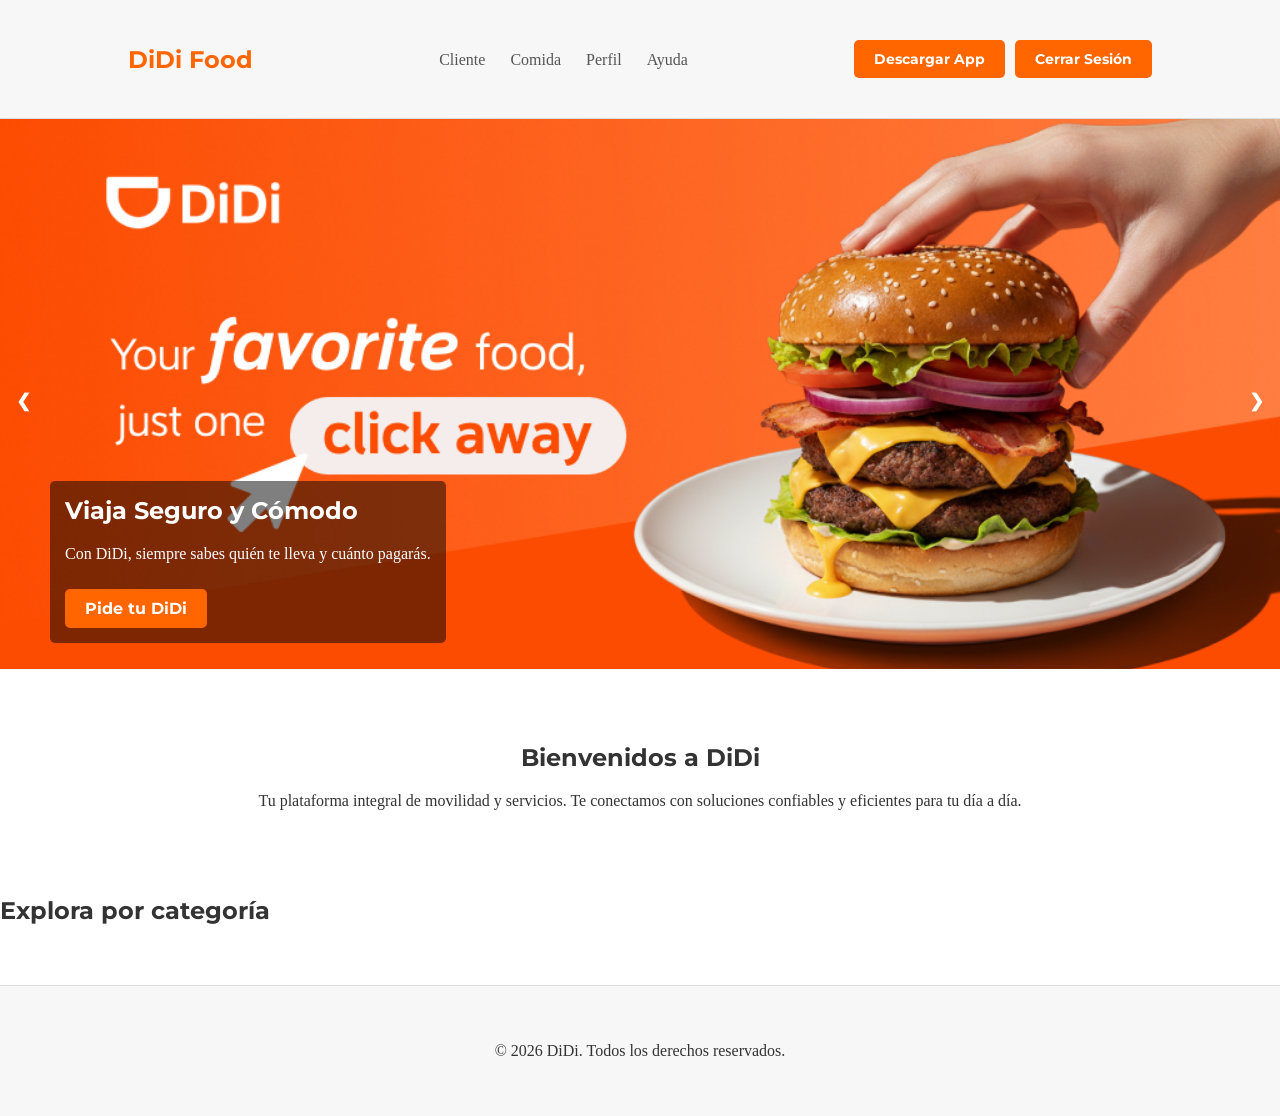
<file: index.html>
<!DOCTYPE html>
<html lang="es">

<head>
    <meta charset="UTF-8">
    <meta name="viewport" content="width=device-width, initial-scale=1.0">
    <title>DiDi</title>
    <link rel="stylesheet" href="css/rappi-estilo.css">
</head>

<body>

    <header>
    <div class="container">
        <a href="#" class="logo">DiDi Food</a>
        <nav>
            <ul>
                <li><a href="registroSesi.html">Cliente</a></li>
                <li><a href="#seccion-menu">Comida</a></li>
                <li><a href="perfil.html">Perfil</a></li>
                <li><a href="formulario.html">Ayuda</a></li>
            </ul>
        </nav>
        
        <div class="header-actions">
            <a href="https://play.google.com/store/apps/details?id=com.didiglobal.passenger&hl=es-MX" class="btn-download">Descargar App</a>
            <a href="php/logout.php" class="btn-logout">Cerrar Sesión</a>
        </div>
    </div>
    </header>

    <main>
        <section class="didi-carousel small">

            <div class="carousel-container">
                <div class="carousel-slide fade active">
                    <img src="img/b8af392aedc80c35c7a86831e0334482_fgraphic.png" alt="DiDi Safe Ride">
                    <div class="carousel-caption">
                        <h2>Viaja Seguro y Cómodo</h2>
                        <p>Con DiDi, siempre sabes quién te lleva y cuánto pagarás.</p>
                        <a href="#" class="btn-cta">Pide tu DiDi</a>
                    </div>
                </div>

                <div class="carousel-slide fade">
                    <img src="img/didihamburr.png " alt="Become a DiDi Driver" width="1080 px" height="550 px">
                    <div class="carousel-caption">
                        <h2>Sé tu Propio Jefe</h2>
                        <p>Regístrate como conductor y obtén ganancias adicionales.</p>
                        <a href="#" class="btn-cta">Conducir con DiDi</a>
                    </div>
                </div>

                <div class="carousel-slide fade">
                    <img src="img/didicamin0.png" alt="DiDi Food Delivery" width="1080" height="550">
                    <div class="carousel-caption">
                        <h2>¿Hambre? DiDi Food</h2>
                        <p>Pide a domicilio de tus restaurantes favoritos en minutos.</p>
                        <a href="#" class="btn-cta">Pedir Comida</a>
                    </div>
                </div>

                <div class="carousel-slide fade">
                    <img src="img/kfcsalsa.png" alt="DiDi Food Delivery">
                    <div class="carousel-caption">
                        <h2>¿Hambre? DiDi Food</h2>
                        <p>Pide a domicilio de tus restaurantes favoritos en minutos.</p>
                        <a href="#" class="btn-cta">Pedir Comida</a>
                    </div>
                </div>

                <div class="carousel-slide fade">
                    <img src="img/proximas-semanas-uniran-establecimientos-marca.jpg" alt="DiDi Food Delivery">
                    <div class="carousel-caption">
                        <h2>¿Hambre? DiDi Food</h2>
                        <p>Pide a domicilio de tus restaurantes favoritos en minutos.</p>
                        <a href="#" class="btn-cta">Pedir Comida</a>
                    </div>
                </div>

                <a class="prev" onclick="changeSlide(-1)">&#10094;</a>
                <a class="next" onclick="changeSlide(1)">&#10095;</a>
            </div>
        </section>

        <section class="welcome-section container">
            <h1>Bienvenidos a DiDi</h1>
            <p>Tu plataforma integral de movilidad y servicios. Te conectamos con soluciones confiables y eficientes
                para tu día a día.</p>
        </section>

        <section id="seccion-menu">
            <h2>Explora por categoría</h2>
            <div id="menu-comida" class="grid-comida">
            </div>

            <div id="modal-detalles" class="modal">
                <div class="modal-contenido">
                    <span class="cerrar-modal">&times;</span>
                    <div id="detalle-comida"></div>
                </div>
            </div>

        </section>
    </main>

    <footer>
        <div class="container">
            <p>&copy; 2026 DiDi. Todos los derechos reservados.</p>
        </div>
    </footer>

    <script src="js/script-rappi.js"></script>
</body>

</html>
</file>
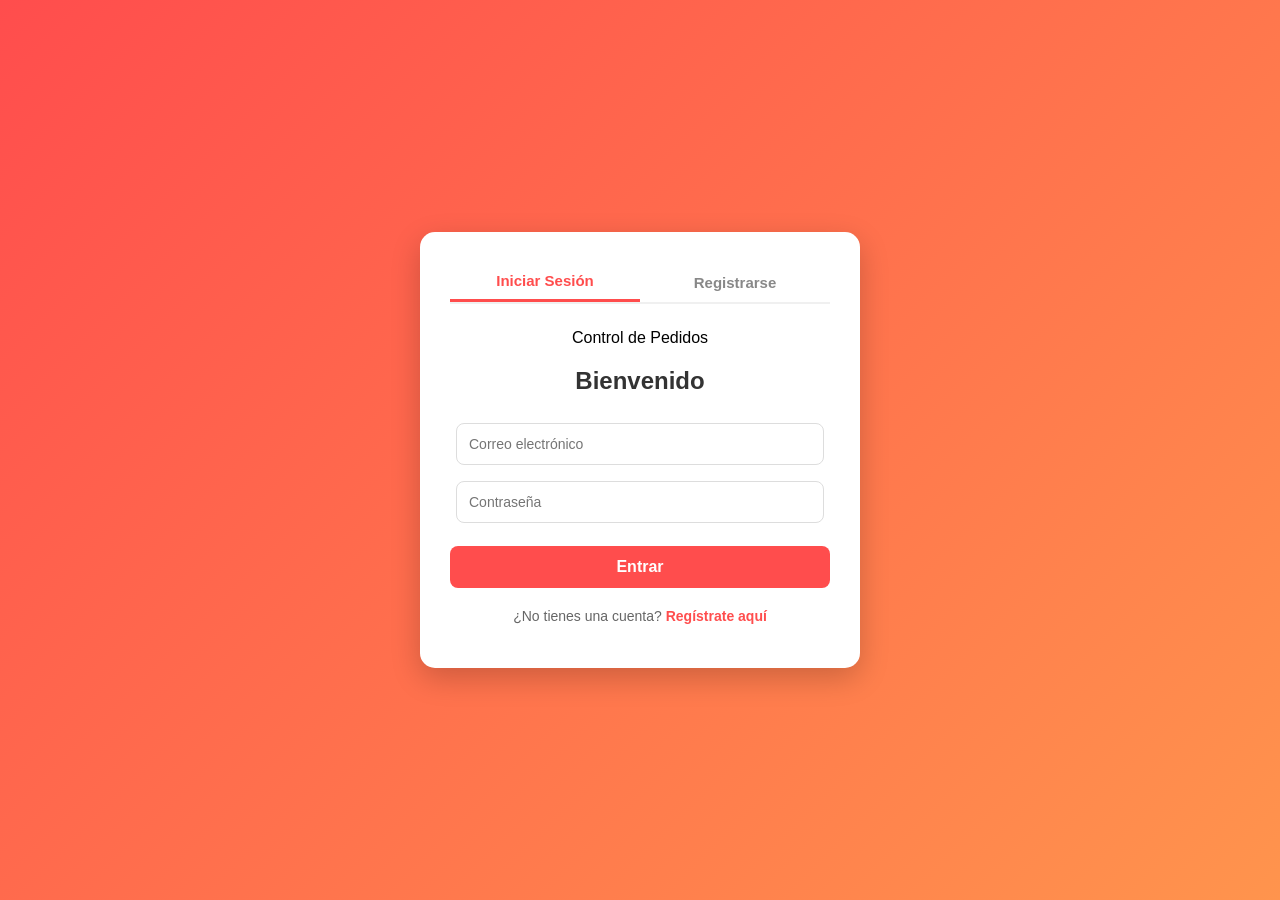
<file: choco.html>
<!DOCTYPE html>
<html>
<head>
    <meta charset="UTF-8">
    <meta name="viewport" content="width=device-width, initial-scale=1.0">
    <title>Registro - Control de Pedidos</title>
    <link rel="stylesheet" href="css/estilo.css">
        <!-- Google tag (gtag.js) -->
        <script async src="https://www.googletagmanager.com/gtag/js?id=G-6KE4VFD3FG"></script>
        <script>
          window.dataLayer = window.dataLayer || [];
          function gtag(){dataLayer.push(arguments);}
          gtag('js', new Date());

          gtag('config', 'G-6KE4VFD3FG');
        </script>
</head>
<body>

<div class="contenedor">
    <div class="caja">
        <div class="pestañas">
            <button class="tab-boton" id="login-tab" onclick="showForm('login')">Iniciar Sesión</button>
            <button class="tab-boton" id="register-tab" onclick="showForm('register')">Registrarse</button>
        </div> 

        <div class="forma-contenedor" id="login-form">
            <div class="logo">Control de Pedidos</div>
            <h2>Bienvenido</h2>
            <form action="php/login.php" method="post">
                
                <input type="email" name="correo" placeholder="Correo electrónico" required>
                <input type="password" name="contraseña" placeholder="Contraseña" required>
                <button type="submit">Entrar</button>
            </form>
            <p>¿No tienes una cuenta? <a href="javascript:void(0)" onclick="showForm('register')">Regístrate aquí</a></p>
        </div>

        <div class="forma-contenedor" id="register-form" style="display: none;">
            <div class="logo">Control de Pedidos</div>
            <h2>Crear Cuenta</h2>
            <form action="php/guardar-login.php" method="POST">
                <input type="text" name="nombre" placeholder="Nombre completo" required>
                <input type="email" name="correo" placeholder="Correo electrónico" required>
                <input type="password" name="contraseña" placeholder="Contraseña" required>
                <button type="submit">Registrarse</button>
            </form>
            <p>¿Ya tienes cuenta? <a href="javascript:void(0);" onclick="showForm('login')">Iniciar sesión</a></p>
        </div>
    </div>
</div>
<script>
    function showForm(formType) {
        if (formType === 'login') {
            document.getElementById('login-form').style.display = 'block';
            document.getElementById('register-form').style.display = 'none';
            document.getElementById('login-tab').classList.add('active');
            document.getElementById('register-tab').classList.remove('active');
        } else if (formType === 'register') {
            document.getElementById('login-form').style.display = 'none';
            document.getElementById('register-form').style.display = 'block';
            document.getElementById('register-tab').classList.add('active');
            document.getElementById('login-tab').classList.remove('active');
        }
    }
    window.onload = function() {
        showForm('login');
    }
</script>
</body>
</html>
</file>
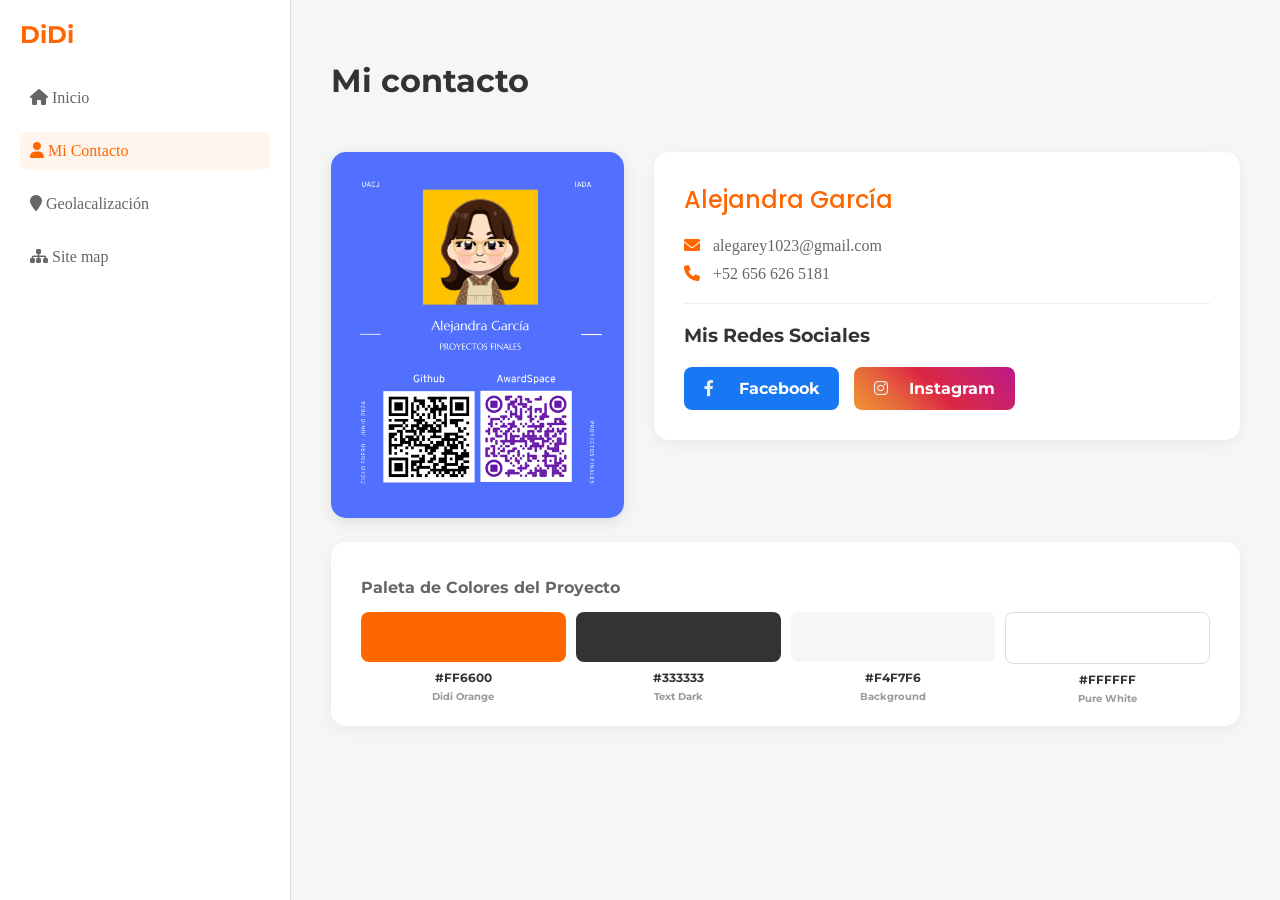
<file: perfil.html>
<!DOCTYPE html>
<html lang="es">

<head>
    <meta charset="UTF-8">
    <meta name="viewport" content="width=device-width, initial-scale=1.0">
    <title>Perfil - DiDi Control</title>
    <link rel="stylesheet" href="css/estilo-perfil.css">
    <link rel="stylesheet" href="https://cdnjs.cloudflare.com/ajax/libs/font-awesome/6.0.0/css/all.min.css">
</head>

<body>

    <div class="perfil-container">
        <aside class="sidebar">
            <div class="logo">DiDi</div>
            <nav>
                <ul>
                    <li><a href="index.html"><i class="fas fa-home"></i> Inicio</a></li>
                    <li class="active"><a href="perfil.html"><i class="fas fa-user"></i> Mi Contacto</a></li>
                    <!--<li><a href="#"><i class="fas fa-utensils"></i> Menú</a></li>-->
                    <li><a href="geolocalizacion.html"><i class="fa fa-map-marker"></i> Geolacalización</a></li>
                    <li><a href="sitemap.html"><i class="fa-solid fa-sitemap"></i> Site map</a></li>

                </ul>
            </nav>
        </aside>

        <main class="perfil-main">
            <header class="perfil-header">
                <h1>Mi contacto</h1>
            </header>

            <section class="perfil-grid">
                <div class="perfil-foto">
                    <img src="img/Alejandra García (1).png" alt="Alejandra García">
                </div>

                <div class="perfil-info">
                    <div class="info-card">
                        <h2>Alejandra García</h2>
                        <p><i class="fas fa-envelope"></i> alegarey1023@gmail.com</p>
                        <p><i class="fas fa-phone"></i> +52 656 626 5181</p>
                        <hr style="border: 0; border-top: 1px solid #eee; margin: 20px 0;">
                        <h3>Mis Redes Sociales</h3>
                        <div class="redes-sociales">
                            <a href="https://www.facebook.com/alejandra.garcia.229531?locale=es_LA" target="_blank"
                                class="btn-social facebook">
                                <i class="fab fa-facebook-f" style="color: #eee"></i> Facebook
                            </a>
                            <a href="https://www.instagram.com/springtrap.css/" target="_blank"
                                class="btn-social instagram">
                                <i class="fab fa-instagram" style="color: #eee"></i> Instagram
                            </a>
                        </div>
                    </div>
                </div>
            </section>

            <div class="color-palette-card">
                <h3>Paleta de Colores del Proyecto</h3>
                <div class="palette-grid">
                    <div class="color-item">
                        <div class="color-box" style="background-color: #FF6600;"></div>
                        <span>#FF6600</span>
                        <small>Didi Orange</small>
                    </div>

                    <div class="color-item">
                        <div class="color-box" style="background-color: #333333;"></div>
                        <span>#333333</span>
                        <small>Text Dark</small>
                    </div>

                    <div class="color-item">
                        <div class="color-box" style="background-color: #F4F7F6;"></div>
                        <span>#F4F7F6</span>
                        <small>Background</small>
                    </div>

                    <div class="color-item">
                        <div class="color-box" style="background-color: #FFFFFF; border: 1px solid #ddd;"></div>
                        <span>#FFFFFF</span>
                        <small>Pure White</small>
                    </div>

                </div>
                
            </div>

        </main>



    </div>

</body>

</html>
</file>
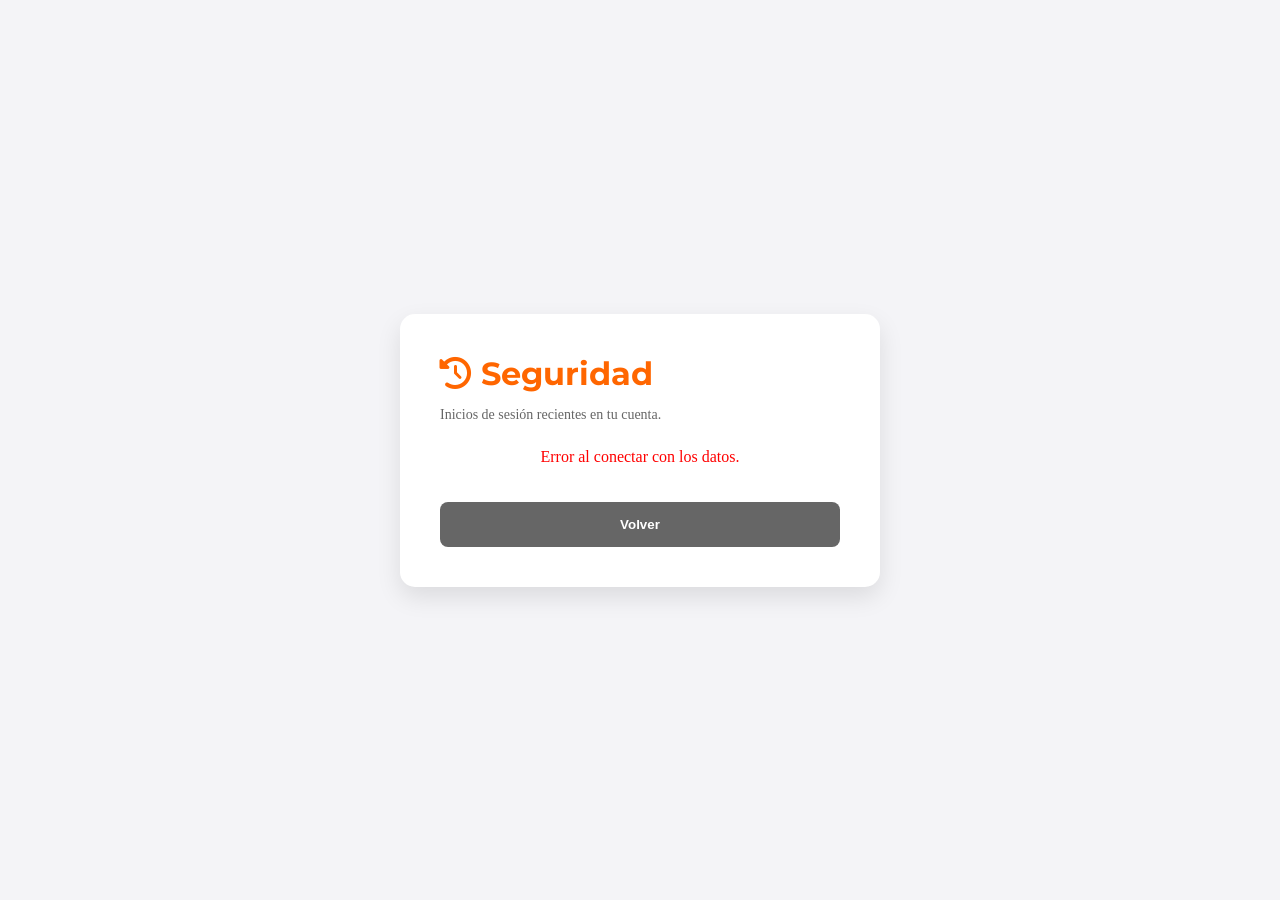
<file: registroSesi.html>
<!DOCTYPE html>
<html lang="es">
<head>
    <meta charset="UTF-8">
    <meta name="viewport" content="width=device-width, initial-scale=1.0">
    <title>Historial de Accesos - DiDi Control</title>
    <link rel="stylesheet" href="https://cdnjs.cloudflare.com/ajax/libs/font-awesome/6.0.0/css/all.min.css">
    <link rel="stylesheet" href="registroSesi.css">
</head>
<body>
    <div class="card"> 
        <div class="header">
            <h1><i class="fas fa-history"></i> Seguridad</h1>
            <p>Inicios de sesión recientes en tu cuenta.</p>
        </div>
        
        <div id="lista-entradas">
            <!-- Se llena con el JS -->
            <p style="text-align:center; color:#999;">Cargando historial...</p>
        </div>

        <button onclick="window.history.back()" class="btn-enviar" style="margin-top:20px; background:#666;">
            Volver
        </button>
    </div>
    <script src="registroSesi.js"></script>
</body>
</html>
</file>
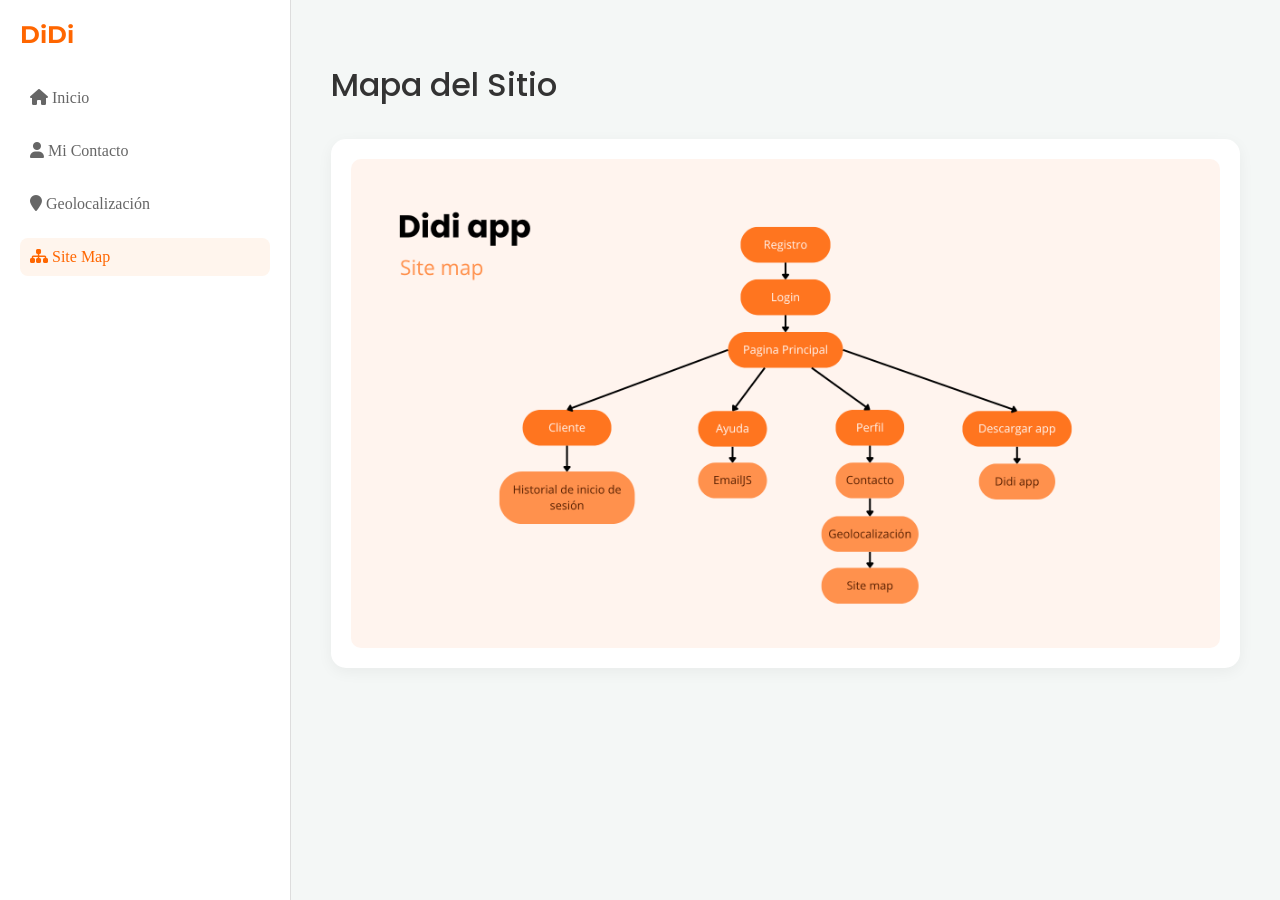
<file: sitemap.html>
<!DOCTYPE html>
<html lang="es">

<head>
    <meta charset="UTF-8">
    <meta name="viewport" content="width=device-width, initial-scale=1.0">
    <title>Site Map - DiDi Control</title>
    <link rel="stylesheet" href="sitemap.css">
    <link rel="stylesheet" href="https://cdnjs.cloudflare.com/ajax/libs/font-awesome/6.0.0/css/all.min.css">
</head>

<body>

    <div class="perfil-container">
        <!-- Sidebar -->
        <aside class="sidebar">
            <div class="logo">DiDi</div>
            <nav>
                <ul>
                    <li><a href="index.html"><i class="fas fa-home"></i> Inicio</a></li>
                    <li><a href="perfil.html"><i class="fas fa-user"></i> Mi Contacto</a></li>
                    <li><a href="geolocalizacion.html"><i class="fa fa-map-marker"></i> Geolocalización</a></li>
                    <li class="active"><a href="#"><i class="fa-solid fa-sitemap"></i> Site Map</a></li>
                </ul>
            </nav>
        </aside>

        <!-- Contenido Principal -->
        <main class="perfil-main">
            <header class="perfil-header">
                <h1>Mapa del Sitio</h1>
            </header>

            <section class="sitemap-content">
                <div class="map-card">
                    <img src="/img/Site map.png" alt="Estructura del sitio">
                </div>
            </section>
        </main>
    </div>

</body>

</html>
</file>
<file: css/rappi-estilo.css>
@font-face {
    font-family: 'Montserrat';
    src: url(/fonts/Montserrat/Montserrat-VariableFont_wght.ttf);
    font-weight: bold;
    font-style: bold;
}

@font-face {
    font-family: 'Roboto';
    src: url(/fonts/Roboto\ \(1\)/);
    font-weight: bold;
    font-style: bold;
}

body {
    font-family: 'Montserrat';
    font-weight: bold;
    margin: 0;
    color: #333;
}

p, li{
    font-family: 'Roboto';
    font-weight: lighter;
}

.container {
    width: 80%;
    margin: 0 auto;
    padding: 20px 0;
}

header {
    background-color: #f7f7f7;
    padding: 20px 0;
    border-bottom: 1px solid #ddd;
}

header .container {
    display: flex;
    justify-content: space-between;
    align-items: center;
}

.logo {
    font-size: 24px;
    font-weight: bold;
    color: #ff6600; 
    text-decoration: none;
}

nav ul {
    margin: 0;
    padding: 0;
    list-style: none;
}

nav ul li {
    display: inline-block;
    margin-left: 20px;
}

nav ul li a {
    text-decoration: none;
    color: #555;
    font-size: 16px;
}

nav ul li a:hover {
    color: #ff6600;
}

.btn-download {
    background-color: #ff6600;
    color: #fff;
    padding: 10px 20px;
    border-radius: 5px;
    text-decoration: none;
    font-weight: bold;
}
.btn-logout {
     background-color: #ff6600;
    color: #fff;
    padding: 10px 20px;
    border-radius: 5px;
    text-decoration: none;
    font-weight: bold;
}

.header-actions {
    display: flex;
    gap: 10px; 
    align-items: center;
}
.btn-download, .btn-logout {
    font-size: 14px; 
    white-space: nowrap; 
}
/* Carrusel - Estilos Base */
.didi-carousel {
    overflow: hidden;
}

.carousel-container {
    position: relative;
    max-width: 100%;
}

.carousel-slide {
    display: none;
}

.carousel-slide img {
    width: 100%;
    height: auto;
}

.carousel-caption {
    position: absolute;
    bottom: 50px;
    left: 50px;
    color: #fff;
    background-color: rgba(0, 0, 0, 0.5); /* Fondo semitransparente */
    padding: 20px;
    border-radius: 5px;
}

.carousel-caption h2 {
    margin-top: 0;
}

.btn-cta {
    background-color: #ff6600;
    color: #fff;
    padding: 10px 20px;
    border-radius: 5px;
    text-decoration: none;
    font-weight: bold;
    display: inline-block;
    margin-top: 10px;
}

/* Botones nav del carrusel */
.prev, .next {
    cursor: pointer;
    position: absolute;
    top: 50%;
    width: auto;
    padding: 16px;
    margin-top: -22px;
    color: white;
    font-weight: bold;
    font-size: 18px;
    transition: 0.6s ease;
    border-radius: 0 3px 3px 0;
    user-select: none;
}

.next {
    right: 0;
    border-radius: 3px 0 0 3px;
}

.prev:hover, .next:hover {
    background-color: rgba(0, 0, 0, 0.8);
}

/* Efectos */
.fade {
    animation-name: fade;
    animation-duration: 1.5s;
}

@keyframes fade {
    from {opacity: .4} 
    to {opacity: 1}
}

.carousel-slide.active {
    display: block;
}


.did-carousel.small .carousel-container {
    max-height: 550px; 
}

.didi-carousel.small .carousel-slide img {
    height: 550px; 
    object-fit: cover; 
}

.didi-carousel.small .carousel-caption {
    bottom: 30px;
    padding: 15px;
}

.didi-carousel.small .carousel-caption h2 {
    font-size: 1.5em; 
}

.didi-carousel.small .carousel-caption p {
    font-size: 1em; 
}



.welcome-section {
    padding: 50px 0;
    text-align: center;
}

footer {
    background-color: #f7f7f7;
    padding: 20px 0;
    text-align: center;
    border-top: 1px solid #ddd;
}

/*--------------------------API Diseño----------------------------------*/

.grid-comida {
    display: grid;
    grid-template-columns: repeat(auto-fill, minmax(250px, 1fr));
    gap: 20px;
    padding: 20px;
}

.card-didi {
    background: #fff;
    border-radius: 16px;
    box-shadow: 0 4px 12px rgba(0,0,0,0.08);
    overflow: hidden;
    transition: transform 0.2s;
    cursor: pointer;
}

.card-didi:hover {
    transform: translateY(-5px);
}

.card-didi img {
    width: 100%;
    height: 180px;
    object-fit: cover; /* hace q la imagen no se vea fea*/
}

.info-comida {
    padding: 15px;
}

.info-comida h4 {
    margin: 0;
    font-size: 1.2rem;
    color: #333;
}

.precio {
    display: block;
    margin-top: 10px;
    font-weight: bold;
    color: #ff8c00; 
}


/* --- PERSONALIZACIÓN DEL SCROLLBAR --- */
::-webkit-scrollbar {
    width: 10px;
}
::-webkit-scrollbar-track {
    background: #f1f1f1;
}
::-webkit-scrollbar-thumb {
    background: #ccc;
    border-radius: 10px;
    border: 2px solid #f1f1f1;
}
::-webkit-scrollbar-thumb:hover {
    background: #ff6600;
}

/* --- ESTILOS DEL MODAL (VENTANA EMERGENTE) --- */
.modal {
    display: none; 
    position: fixed; 
    z-index: 2000; 
    left: 0; top: 0;
    width: 100%; height: 100%;
    background-color: rgba(0,0,0,0.6); 
    backdrop-filter: blur(8px); 
    justify-content: center;
    align-items: center;
    padding: 20px;
}

.modal.mostrar {
    display: flex;
    animation: fadeIn 0.3s ease;
}

.modal-contenido {
    background-color: #fff;
    padding: 30px;
    border-radius: 25px;
    width: 100%;
    max-width: 500px;
    max-height: 85vh;
    overflow-y: auto;
    position: relative;
    box-shadow: 0 20px 40px rgba(0,0,0,0.2);
    transform: scale(0.9);
    transition: transform 0.3s ease;
}

.modal.mostrar .modal-contenido {
    transform: scale(1);
}

.cerrar-modal {
    position: absolute;
    right: 20px;
    top: 15px;
    font-size: 30px;
    cursor: pointer;
    color: #999;
}

.cerrar-modal:hover { color: #ff6600; }

.btn-ordenar-modal {
    background-color: #ff6600;
    color: white;
    border: none;
    padding: 15px;
    border-radius: 10px;
    width: 100%;
    font-weight: bold;
    margin-top: 20px;
    cursor: pointer;
}

@keyframes fadeIn {
    from { opacity: 0; }
    to { opacity: 1; }
}
</file>
<file: css/estilo.css>
body {
    margin: 0;
    font-family: Arial, Helvetica, sans-serif;
    background: linear-gradient(135deg, #ff4d4d, #ff944d);
    height: 100vh;
    display: flex;
    justify-content: center;
    align-items: center;
}

.contenedor {
    background: white;
    padding: 30px;
    width: 380px; 
    border-radius: 15px;
    box-shadow: 0px 10px 30px rgba(0,0,0,0.2);
    text-align: center;
}

/* --- Nuevos estilos para Pestañas --- */
.pestañas {
    display: flex;
    margin-bottom: 25px;
    border-bottom: 2px solid #f0f0f0;
}

.tab-boton {
    flex: 1;
    background: none;
    color: #888;
    border: none;
    padding: 10px;
    font-size: 15px;
    font-weight: bold;
    cursor: pointer;
    border-radius: 0; 
    transition: 0.3s;
}

.tab-boton:hover {
    color: #ff4d4d;
    background: #fff5f5;
}

.tab-boton.active {
    color: #ff4d4d;
    border-bottom: 3px solid #ff4d4d;
    background: none;
}
/* ---------------------------------- */

h2 {
    margin-bottom: 20px;
    color: #333;
    font-size: 24px;
}

input {
    width: 90%;
    padding: 12px;
    margin: 8px 0;
    border-radius: 8px;
    border: 1px solid #ddd;
    font-size: 14px;
    transition: 0.3s;
}

input:focus {
    border-color: #ff4d4d;
    outline: none;
    box-shadow: 0 0 5px rgba(255, 77, 77, 0.2);
}

button[type="submit"] {
    width: 100%;
    padding: 12px;
    background-color: #ff4d4d;
    border: none;
    color: white;
    font-size: 16px;
    font-weight: bold;
    border-radius: 8px;
    cursor: pointer;
    transition: 0.3s;
    margin-top: 15px;
}

button[type="submit"]:hover {
    background-color: #e63939;
    transform: translateY(-2px);
}

p {
    font-size: 14px;
    color: #666;
    margin-top: 20px;
}

p a {
    color: #ff4d4d;
    text-decoration: none;
    font-weight: bold;
}

p a:hover {
    text-decoration: underline;
}
</file>
<file: css/estilo-perfil.css>
@font-face {
    font-family: 'Montserrat';
    src: url(/fonts/Montserrat/Montserrat-VariableFont_wght.ttf);
    font-weight: bold;
    font-style: bold;
}

@font-face {
    font-family: 'Roboto';
    src: url(/fonts/Roboto\ \(1\));
    font-weight: bold;
    font-style: bold;
}

@font-face {
    font-family: 'Poppins';
    src: url(/fonts/Poppins/Poppins-Medium.ttf);
    font-weight: bold;
    font-style: bold;
}

:root {
    --didi-orange: #ff6600;
    --bg-light: #f4f7f6;
    --text-dark: #333;
}

body {
    font-family: 'Montserrat';
    margin: 0;
    background-color: var(--bg-light);
    color: var(--text-dark);
}

p, li{
    font-family: 'Roboto';
}

h2{
    font-family: 'Poppins';
}

.perfil-container {
    display: flex;
    min-height: 100vh;
}

/* Sidebar */
.sidebar {
    width: 250px;
    background-color: #fff;
    border-right: 1px solid #ddd;
    padding: 20px;
}

.sidebar .logo {
    font-size: 24px;
    font-weight: bold;
    color: var(--didi-orange);
    margin-bottom: 30px;
}

.sidebar ul {
    list-style: none;
    padding: 0;
}

.sidebar li {
    margin-bottom: 15px;
}

.sidebar a {
    text-decoration: none;
    color: #666;
    display: block;
    padding: 10px;
    border-radius: 8px;
    transition: 0.3s;
}

.sidebar li.active a, .sidebar a:hover {
    background-color: #fff5ed;
    color: var(--didi-orange);
}

/* Main Content */
.perfil-main {
    flex: 1;
    padding: 40px;
}

.perfil-header {
    display: flex;
    justify-content: space-between;
    align-items: center;
    margin-bottom: 30px;
}

.btn-save {
    background-color: var(--didi-orange);
    color: white;
    border: none;
    padding: 12px 25px;
    border-radius: 5px;
    cursor: pointer;
    font-weight: bold;
}

/* Grid Layout */
.perfil-grid {
    display: grid;
    grid-template-columns: 1fr 2fr;
    gap: 30px;
    align-items: start; 
}

/* Ajustes para la imagen */
.perfil-foto img {
    width: 100%;
    max-width: 450px;
    height: auto;
    border-radius: 15px;
    box-shadow: 0 4px 15px rgba(0,0,0,0.1);
}

/* Tarjeta de información */
.info-card {
    background: white;
    padding: 30px;
    border-radius: 15px;
    box-shadow: 0 4px 15px rgba(0,0,0,0.05);
}

.info-card h2 {
    color: var(--didi-orange);
    margin-top: 0;
}

.info-card p {
    color: #666;
    margin: 10px 0;
}

.info-card i {
    width: 25px;
    color: var(--didi-orange);
}

/* Botones de Redes Sociales */
.redes-sociales {
    display: flex;
    gap: 15px;
    margin-top: 20px;
}

.btn-social {
    text-decoration: none;
    color: white;
    padding: 12px 20px;
    border-radius: 8px;
    font-weight: bold;
    display: flex;
    align-items: center;
    gap: 10px;
    transition: transform 0.3s, filter 0.3s;
}

.btn-social:hover {
    transform: translateY(-3px);
    filter: brightness(1.1);
}

.facebook {
    background-color: #1877F2; 
}

.instagram {
    background: linear-gradient(45deg, #f09433 0%, #e6683c 25%, #dc2743 50%, #cc2366 75%, #bc1888 100%); 
}

.color-palette-card {
    background: white;
    padding: 20px 30px;
    border-radius: 15px;
    box-shadow: 0 4px 15px rgba(0,0,0,0.05);
    margin-top: 20px;
}

.color-palette-card h3 {
    font-size: 16px;
    color: #666;
    margin-bottom: 15px;
}

.palette-grid {
    display: flex;
    justify-content: space-between;
    gap: 10px;
}

.color-item {
    text-align: center;
    flex: 1;
}

.color-box {
    height: 50px;
    border-radius: 8px;
    margin-bottom: 8px;
    transition: transform 0.2s;
}

.color-box:hover {
    transform: scale(1.05);
}

.color-item span {
    display: block;
    font-size: 12px;
    font-weight: bold;
    color: var(--text-dark);
}

.color-item small {
    font-size: 10px;
    color: #999;
}
</file>
<file: registroSesi.css>
@font-face {
    font-family: 'Montserrat';
    src: url(/fonts/Montserrat/Montserrat-VariableFont_wght.ttf);
    font-weight: bold;
    font-style: bold;
}

@font-face {
    font-family: 'Roboto';
    src: url(/fonts/Roboto\ \(1\)/);
    font-weight: bold;
    font-style: bold;
}

@font-face {
    font-family: 'Poppins';
    src: url(/fonts/Poppins/Poppins-Medium.ttf);
    font-weight: bold;
    font-style: bold;
}

:root {
    --didi-orange: #FF6600;
    --text-dark: #333;
    --gray: #f4f4f7;
}

body {
    background-color: var(--gray);
    font-family: 'Montserrat';
    margin: 0;
    display: flex;
    justify-content: center;
    align-items: center;
    min-height: 100vh;
}

p{
    font-family: 'roboto';
}

.card {
    background: white;
    padding: 40px;
    border-radius: 15px;
    box-shadow: 0 10px 25px rgba(0,0,0,0.1);
    width: 100%;
    max-width: 400px;
}

.header h1 { color: var(--didi-orange); margin: 0; }
.header p { color: #666; font-size: 14px; margin-bottom: 25px; }

.section-title {
    font-size: 12px;
    font-weight: bold;
    color: #999;
    text-transform: uppercase;
    margin: 20px 0 10px;
    letter-spacing: 1px;
}

.form-group {
    position: relative;
    margin-bottom: 15px;
}

.form-group i {
    position: absolute;
    left: 15px;
    top: 50%;
    transform: translateY(-50%);
    color: var(--didi-orange);
}

input {
    width: 100%;
    padding: 12px 12px 12px 45px;
    border: 1px solid #ddd;
    border-radius: 8px;
    box-sizing: border-box;
    font-size: 14px;
    transition: 0.3s;
}

input:focus {
    border-color: var(--didi-orange);
    outline: none;
    box-shadow: 0 0 5px rgba(255, 102, 0, 0.2);
}

.btn-enviar {
    width: 100%;
    padding: 15px;
    background: var(--didi-orange);
    color: white;
    border: none;
    border-radius: 8px;
    font-weight: bold;
    cursor: pointer;
    margin-top: 20px;
    transition: background 0.3s;
}

.btn-enviar:hover { background: #e65c00; }

#status { text-align: center; margin-top: 15px; font-size: 14px; }
</file>
<file: sitemap.css>
/* Fuentes */
@font-face {
    font-family: 'Montserrat';
    src: url(/fonts/Montserrat/Montserrat-VariableFont_wght.ttf);
    font-weight: bold;
    font-style: bold;
}

@font-face {
    font-family: 'Roboto';
    src: url(/fonts/Roboto\ \(1\)/);
    font-weight: bold;
    font-style: bold;
}

@font-face {
    font-family: 'Poppins';
    src: url(/fonts/Poppins/Poppins-Medium.ttf);
    font-weight: bold;
    font-style: bold;
}

:root {
    --didi-orange: #ff6600;
    --bg-light: #f4f7f6;
    --text-dark: #333;
    --white: #ffffff;
}

body {
    font-family: 'Montserrat';
    margin: 0;
    background-color: var(--bg-light);
    color: var(--text-dark);
}

p, li{
    font-family: 'Roboto';
}

h2{
    font-family: 'Poppins';
}

.perfil-container {
    display: flex;
    min-height: 100vh;
}

/* Sidebar */
.sidebar {
    width: 250px;
    background-color: #fff;
    border-right: 1px solid #ddd;
    padding: 20px;
}

.sidebar .logo {
    font-size: 24px;
    font-weight: bold;
    color: var(--didi-orange);
    margin-bottom: 30px;
}

.sidebar ul {
    list-style: none;
    padding: 0;
}

.sidebar li {
    margin-bottom: 15px;
}

.sidebar a {
    text-decoration: none;
    color: #666;
    display: block;
    padding: 10px;
    border-radius: 8px;
    transition: 0.3s;
}

.sidebar li.active a, .sidebar a:hover {
    background-color: #fff5ed;
    color: var(--didi-orange);
}

/* Main Content */
.perfil-main {
    flex: 1;
    padding: 40px;
    display: flex;
    flex-direction: column;
}

.perfil-header h1 {
    font-family: 'Poppins', sans-serif;
    color: var(--text-dark);
    margin-bottom: 30px;
}

/* Contenedor del Site Map */
.map-card {
    background-color: var(--white);
    padding: 20px;
    border-radius: 15px;
    box-shadow: 0 4px 15px rgba(0,0,0,0.05);
    display: flex;
    justify-content: center;
    align-items: center;
}

.map-card img {
    max-width: 100%;
    height: auto;
    border-radius: 10px;
}
</file>
